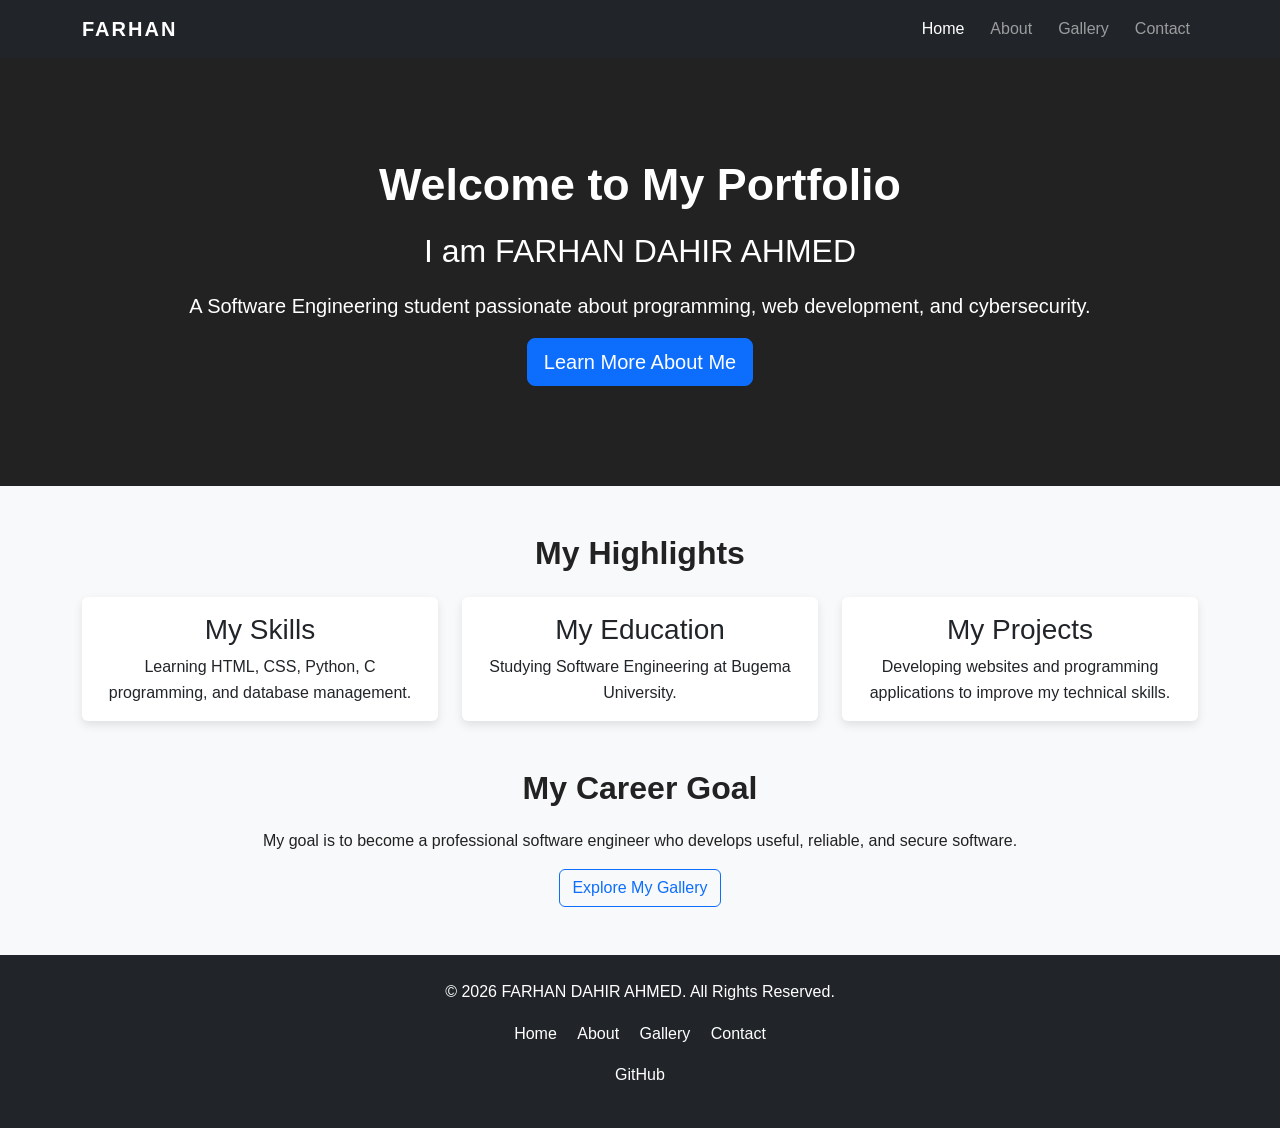
<file: index.html>
<!doctype html>
<html lang="en">
  <head>
    <meta charset="UTF-8" />
    <meta name="viewport" content="width=device-width, initial-scale=1.0" />

    <title>PORTFOLIO</title>

    <link
      href="https://cdn.jsdelivr.net/npm/bootstrap@5.3.3/dist/css/bootstrap.min.css"
      rel="stylesheet"
    />

    <link rel="stylesheet" href="style.css" />
  </head>

  <body>
    <!-- Navigation -->
    <nav class="navbar navbar-expand-lg navbar-dark bg-dark sticky-top">
      <div class="container">
        <a class="navbar-brand fw-bold" href="index.html">FARHAN</a>

        <button
          class="navbar-toggler"
          type="button"
          data-bs-toggle="collapse"
          data-bs-target="#navbarMenu"
          aria-controls="navbarMenu"
          aria-expanded="false"
          aria-label="Toggle navigation"
        >
          <span class="navbar-toggler-icon"></span>
        </button>

        <div class="collapse navbar-collapse" id="navbarMenu">
          <ul class="navbar-nav ms-auto">
            <li class="nav-item">
              <a class="nav-link active" href="index.html">Home</a>
            </li>

            <li class="nav-item">
              <a class="nav-link" href="about.html">About</a>
            </li>

            <li class="nav-item">
              <a class="nav-link" href="gallery.html">Gallery</a>
            </li>

            <li class="nav-item">
              <a class="nav-link" href="contact.html">Contact</a>
            </li>
          </ul>
        </div>
      </div>
    </nav>

    <!-- Hero Section -->
    <header class="hero text-center">
      <div class="container">
        <h1>Welcome to My Portfolio</h1>

        <h2>I am FARHAN DAHIR AHMED</h2>

        <p class="lead">
          A Software Engineering student passionate about programming, web
          development, and cybersecurity.
        </p>

        <a href="about.html" class="btn btn-primary btn-lg">
          Learn More About Me
        </a>
      </div>
    </header>

    <section class="container my-5">
      <h2 class="text-center mb-4">My Highlights</h2>

      <div class="row g-4">
        <div class="col-md-4">
          <div class="card h-100">
            <div class="card-body text-center">
              <h3 class="card-title">My Skills</h3>
              <p class="card-text">
                Learning HTML, CSS, Python, C programming, and database
                management.
              </p>
            </div>
          </div>
        </div>

        <div class="col-md-4">
          <div class="card h-100">
            <div class="card-body text-center">
              <h3 class="card-title">My Education</h3>
              <p class="card-text">
                Studying Software Engineering at Bugema University.
              </p>
            </div>
          </div>
        </div>

        <div class="col-md-4">
          <div class="card h-100">
            <div class="card-body text-center">
              <h3 class="card-title">My Projects</h3>
              <p class="card-text">
                Developing websites and programming applications to improve my
                technical skills.
              </p>
            </div>
          </div>
        </div>
      </div>
    </section>

    <section class="container my-5 text-center">
      <h2>My Career Goal</h2>

      <p>
        My goal is to become a professional software engineer who develops
        useful, reliable, and secure software.
      </p>

      <a href="gallery.html" class="btn btn-outline-primary">
        Explore My Gallery
      </a>
    </section>

    <footer class="bg-dark text-white text-center py-4">
      <div class="container">
        <p>&copy; 2026 FARHAN DAHIR AHMED. All Rights Reserved.</p>

        <a href="index.html" class="text-white mx-2">Home</a>
        <a href="about.html" class="text-white mx-2">About</a>
        <a href="gallery.html" class="text-white mx-2">Gallery</a>
        <a href="contact.html" class="text-white mx-2">Contact</a>

        <p class="mt-3">
          <a
            href="https://github.com/maahird285-png
"
            class="text-white"
            >GitHub</a
          >
        </p>
      </div>
    </footer>

    <script src="https://cdn.jsdelivr.net/npm/bootstrap@5.3.3/dist/js/bootstrap.bundle.min.js"></script>
  </body>
</html>
</file>
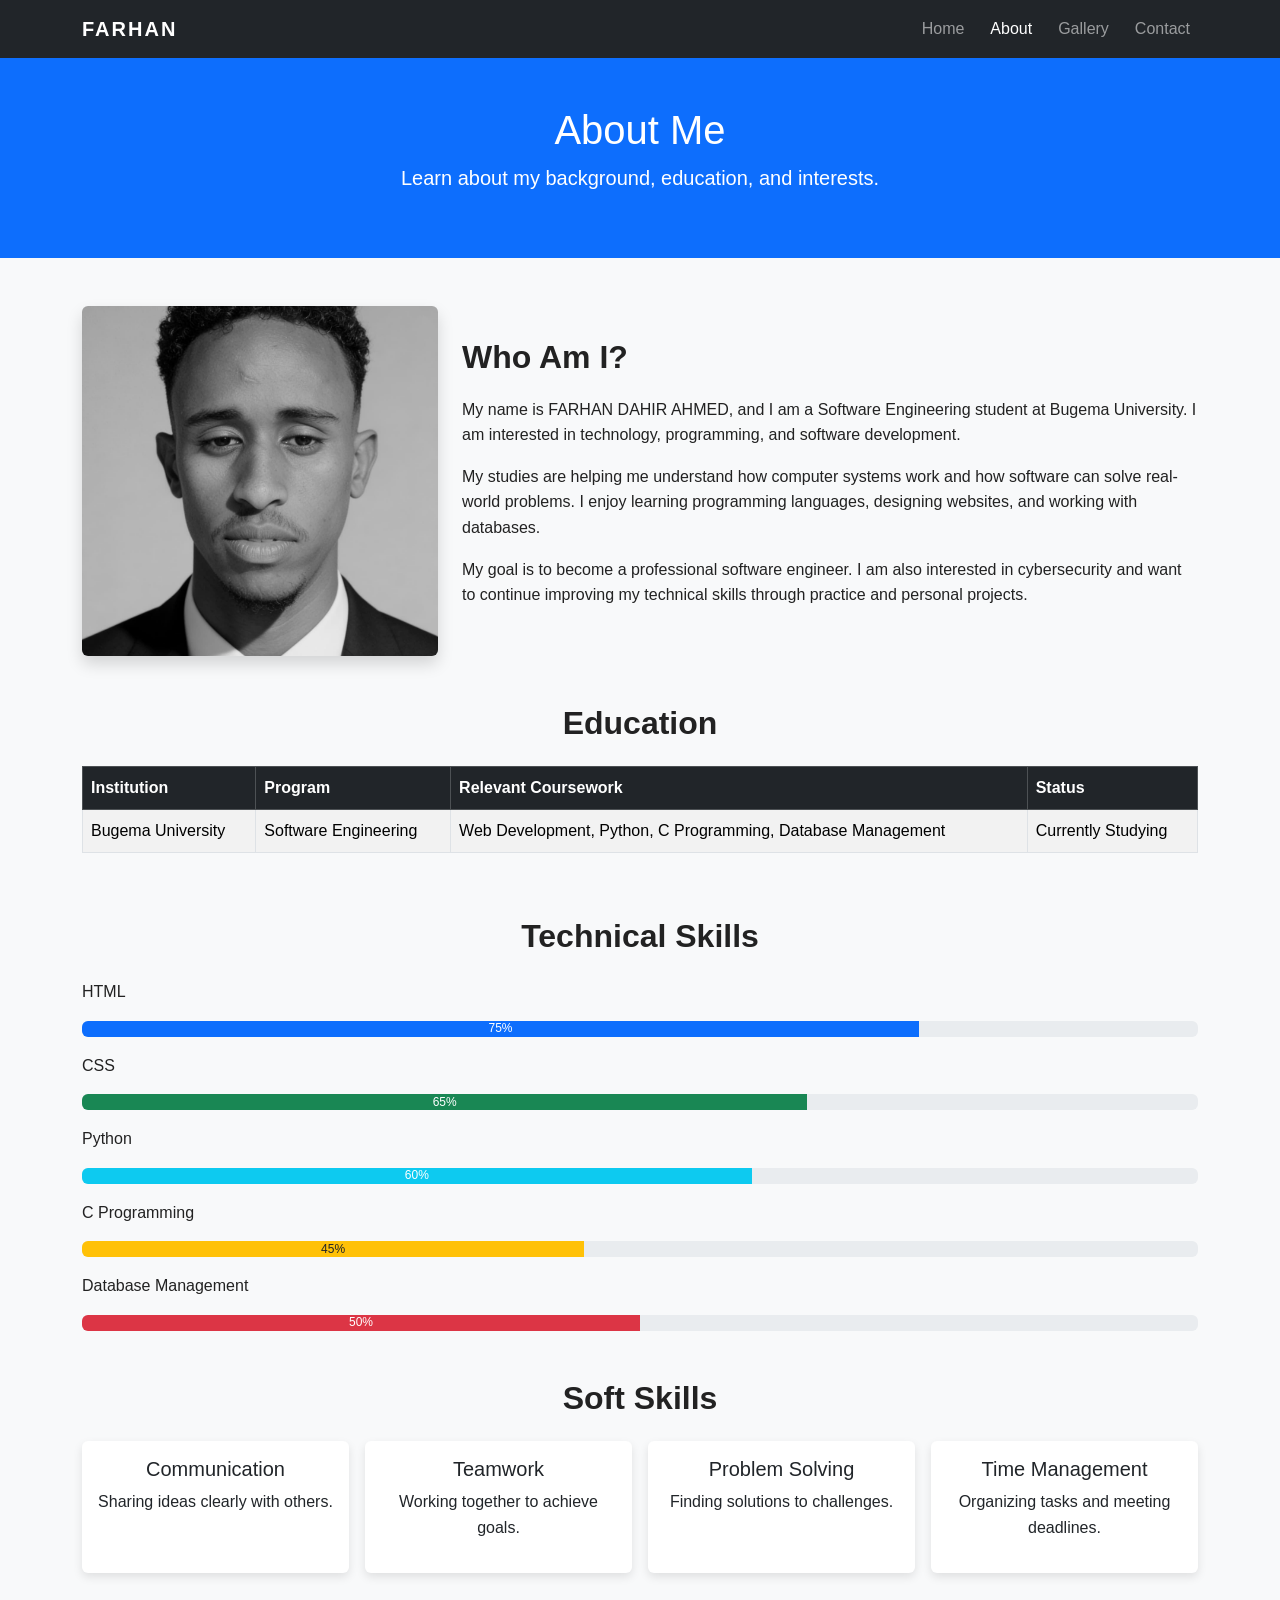
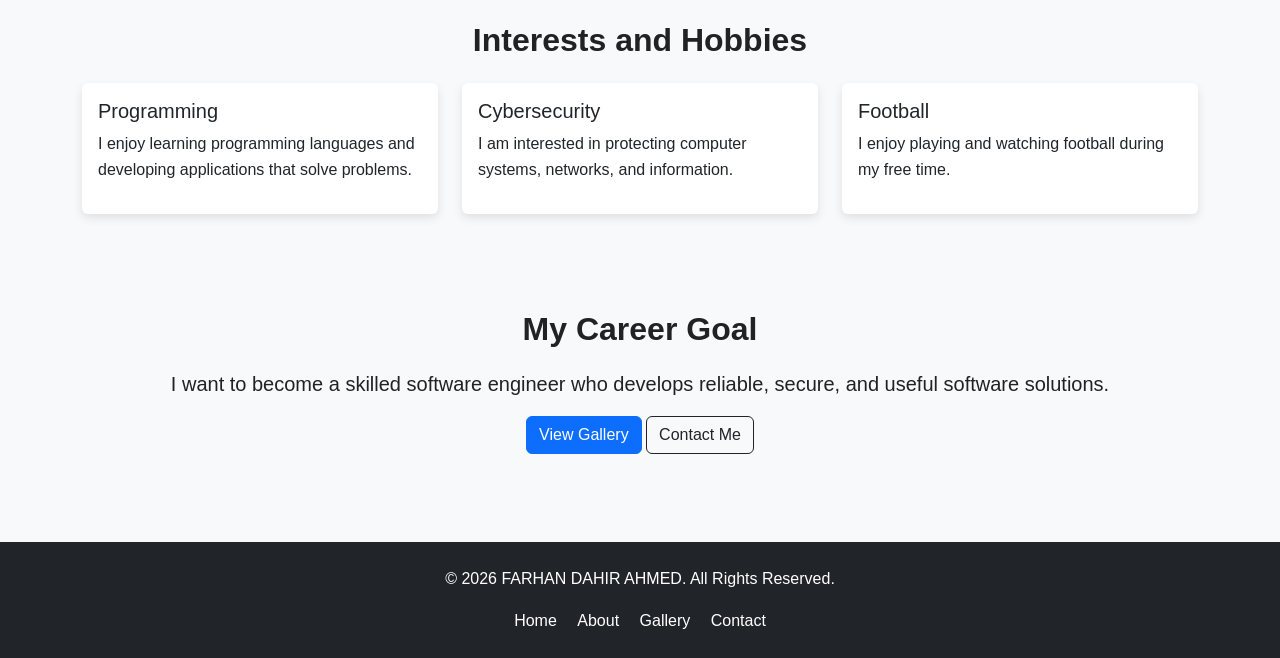
<file: about.html>
<!doctype html>
<html lang="en">
  <head>
    <meta charset="UTF-8" />
    <meta name="viewport" content="width=device-width, initial-scale=1.0" />

    <title>About</title>

    <link
      href="https://cdn.jsdelivr.net/npm/bootstrap@5.3.3/dist/css/bootstrap.min.css"
      rel="stylesheet"
    />

    <link rel="stylesheet" href="style.css" />
  </head>

  <body>
    <nav class="navbar navbar-expand-lg navbar-dark bg-dark sticky-top">
      <div class="container">
        <a class="navbar-brand fw-bold" href="index.html">FARHAN</a>

        <button
          class="navbar-toggler"
          type="button"
          data-bs-toggle="collapse"
          data-bs-target="#navbarMenu"
          aria-controls="navbarMenu"
          aria-expanded="false"
          aria-label="Toggle navigation"
        >
          <span class="navbar-toggler-icon"></span>
        </button>

        <div class="collapse navbar-collapse" id="navbarMenu">
          <ul class="navbar-nav ms-auto">
            <li class="nav-item">
              <a class="nav-link" href="index.html">Home</a>
            </li>

            <li class="nav-item">
              <a class="nav-link active" href="about.html">About</a>
            </li>

            <li class="nav-item">
              <a class="nav-link" href="gallery.html">Gallery</a>
            </li>

            <li class="nav-item">
              <a class="nav-link" href="contact.html">Contact</a>
            </li>
          </ul>
        </div>
      </div>
    </nav>

    <header class="page-header text-center py-5">
      <div class="container">
        <h1>About Me</h1>

        <p class="lead">Learn about my background, education, and interests.</p>
      </div>
    </header>

    <section class="container my-5" id="biography">
      <div class="row align-items-center g-4">
        <div class="col-md-4 text-center">
          <img
            src="my_images/my photo/FARHAN.jpeg"
            alt="My profile photograph"
            class="img-fluid rounded shadow profile-image"
          />
        </div>

        <div class="col-md-8">
          <h2>Who Am I?</h2>

          <p>
            My name is FARHAN DAHIR AHMED, and I am a Software Engineering
            student at Bugema University. I am interested in technology,
            programming, and software development.
          </p>

          <p>
            My studies are helping me understand how computer systems work and
            how software can solve real-world problems. I enjoy learning
            programming languages, designing websites, and working with
            databases.
          </p>

          <p>
            My goal is to become a professional software engineer. I am also
            interested in cybersecurity and want to continue improving my
            technical skills through practice and personal projects.
          </p>
        </div>
      </div>
    </section>

    <section class="container my-5" id="education">
      <h2 class="text-center mb-4">Education</h2>

      <div class="table-responsive">
        <table class="table table-bordered table-striped">
          <thead class="table-dark">
            <tr>
              <th>Institution</th>
              <th>Program</th>
              <th>Relevant Coursework</th>
              <th>Status</th>
            </tr>
          </thead>

          <tbody>
            <tr>
              <td>Bugema University</td>
              <td>Software Engineering</td>
              <td>
                Web Development, Python, C Programming, Database Management
              </td>
              <td>Currently Studying</td>
            </tr>
          </tbody>
        </table>
      </div>
    </section>

    <section class="container my-5" id="skills">
      <h2 class="text-center mb-4">Technical Skills</h2>

      <p>HTML</p>
      <div class="progress mb-3">
        <div class="progress-bar" style="width: 75%">75%</div>
      </div>

      <p>CSS</p>
      <div class="progress mb-3">
        <div class="progress-bar bg-success" style="width: 65%">65%</div>
      </div>

      <p>Python</p>
      <div class="progress mb-3">
        <div class="progress-bar bg-info" style="width: 60%">60%</div>
      </div>

      <p>C Programming</p>
      <div class="progress mb-3">
        <div class="progress-bar bg-warning text-dark" style="width: 45%">
          45%
        </div>
      </div>

      <p>Database Management</p>
      <div class="progress mb-3">
        <div class="progress-bar bg-danger" style="width: 50%">50%</div>
      </div>
    </section>

    <section class="container my-5" id="soft-skills">
      <h2 class="text-center mb-4">Soft Skills</h2>

      <div class="row g-3">
        <div class="col-6 col-md-3">
          <div class="card h-100 text-center">
            <div class="card-body">
              <h5>Communication</h5>
              <p>Sharing ideas clearly with others.</p>
            </div>
          </div>
        </div>

        <div class="col-6 col-md-3">
          <div class="card h-100 text-center">
            <div class="card-body">
              <h5>Teamwork</h5>
              <p>Working together to achieve goals.</p>
            </div>
          </div>
        </div>

        <div class="col-6 col-md-3">
          <div class="card h-100 text-center">
            <div class="card-body">
              <h5>Problem Solving</h5>
              <p>Finding solutions to challenges.</p>
            </div>
          </div>
        </div>

        <div class="col-6 col-md-3">
          <div class="card h-100 text-center">
            <div class="card-body">
              <h5>Time Management</h5>
              <p>Organizing tasks and meeting deadlines.</p>
            </div>
          </div>
        </div>
      </div>
    </section>

    <section class="container my-5" id="interests">
      <h2 class="text-center mb-4">Interests and Hobbies</h2>

      <div class="row g-4">
        <div class="col-md-4">
          <div class="card h-100">
            <div class="card-body">
              <h5>Programming</h5>
              <p>
                I enjoy learning programming languages and developing
                applications that solve problems.
              </p>
            </div>
          </div>
        </div>

        <div class="col-md-4">
          <div class="card h-100">
            <div class="card-body">
              <h5>Cybersecurity</h5>
              <p>
                I am interested in protecting computer systems, networks, and
                information.
              </p>
            </div>
          </div>
        </div>

        <div class="col-md-4">
          <div class="card h-100">
            <div class="card-body">
              <h5>Football</h5>
              <p>I enjoy playing and watching football during my free time.</p>
            </div>
          </div>
        </div>
      </div>
    </section>

    <section class="bg-light py-5 text-center">
      <div class="container">
        <h2>My Career Goal</h2>

        <p class="lead">
          I want to become a skilled software engineer who develops reliable,
          secure, and useful software solutions.
        </p>

        <a href="gallery.html" class="btn btn-primary">View Gallery</a>

        <a href="contact.html" class="btn btn-outline-dark">Contact Me</a>
      </div>
    </section>

    <footer class="bg-dark text-white text-center py-4">
      <div class="container">
        <p>&copy; 2026 FARHAN DAHIR AHMED. All Rights Reserved.</p>

        <a href="index.html" class="text-white mx-2">Home</a>
        <a href="about.html" class="text-white mx-2">About</a>
        <a href="gallery.html" class="text-white mx-2">Gallery</a>
        <a href="contact.html" class="text-white mx-2">Contact</a>
      </div>
    </footer>

    <script src="https://cdn.jsdelivr.net/npm/bootstrap@5.3.3/dist/js/bootstrap.bundle.min.js"></script>
  </body>
</html>
</file>
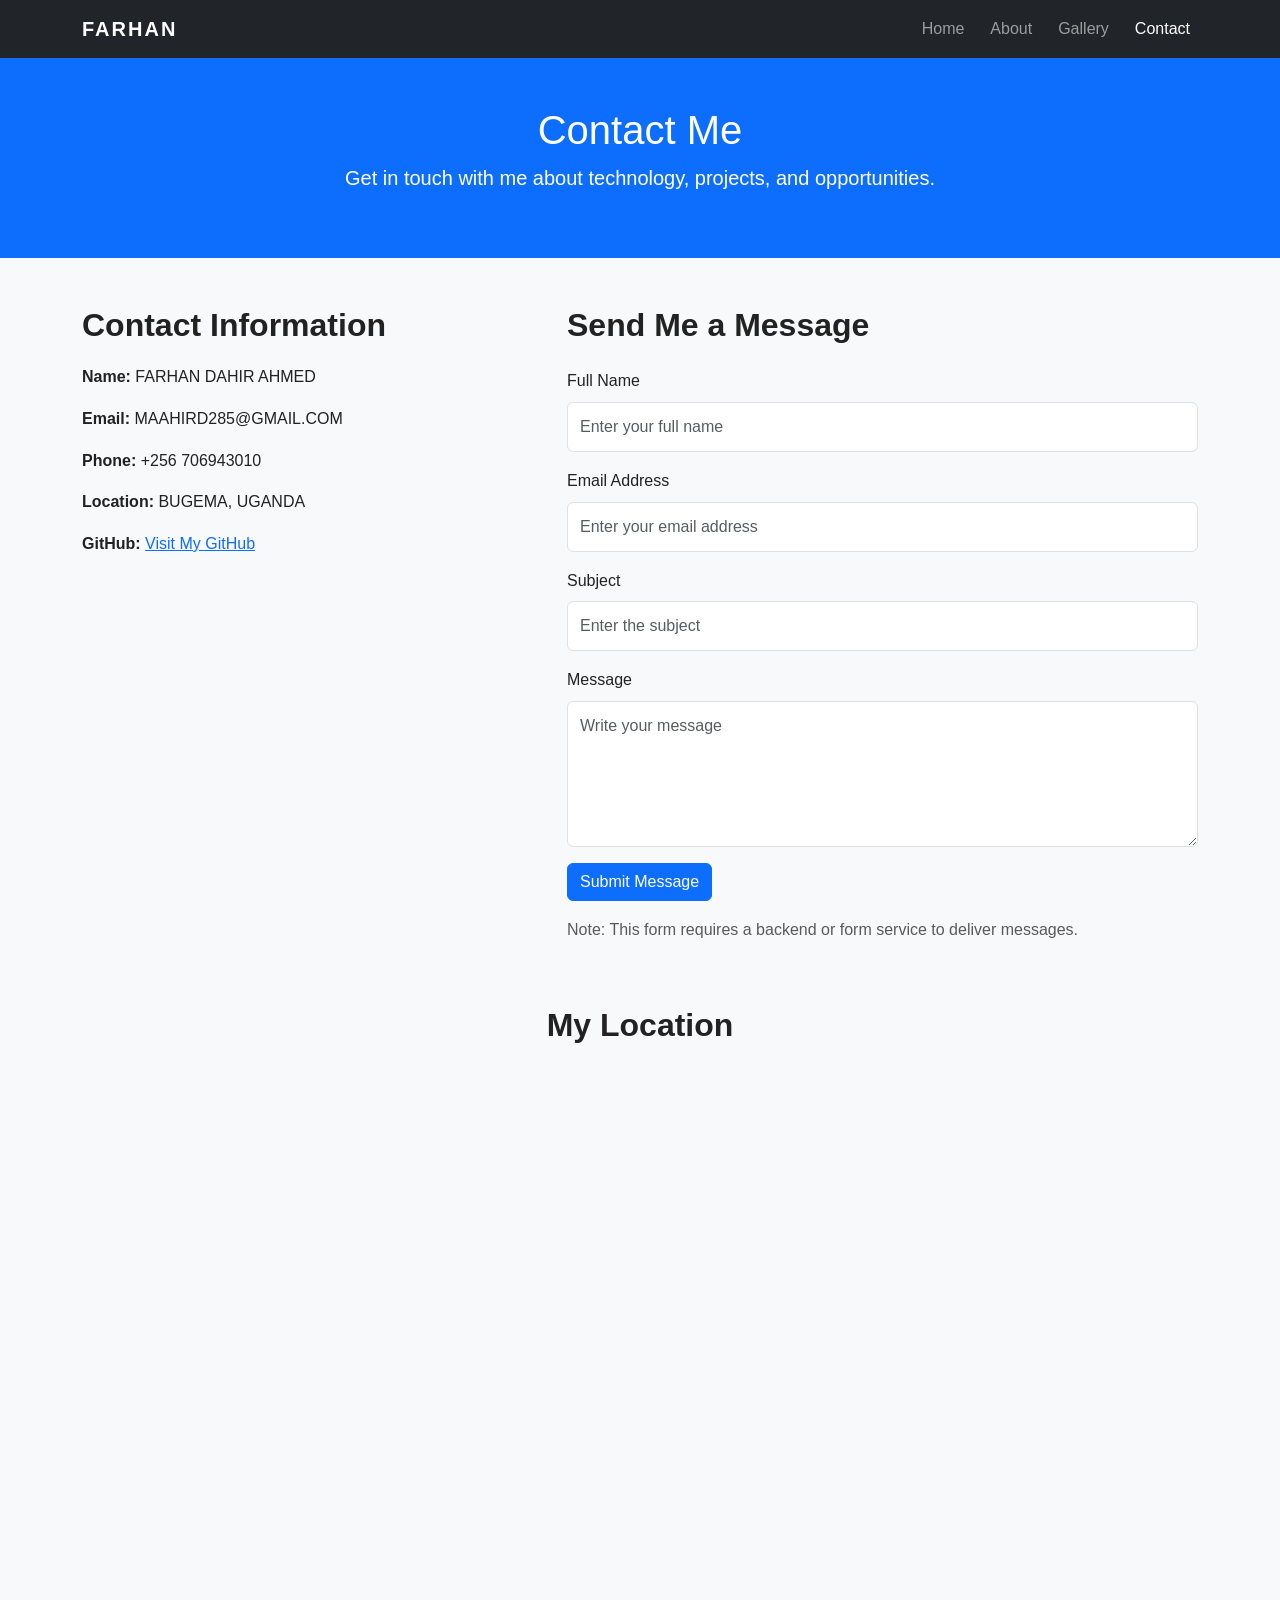
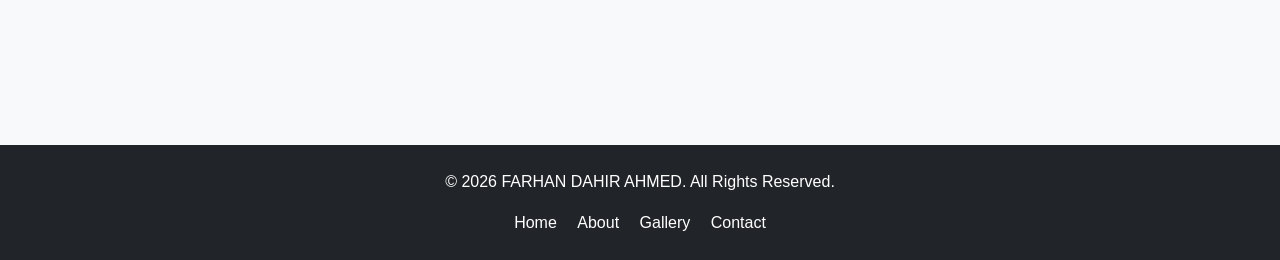
<file: contact.html>
<!doctype html>
<html lang="en">
  <head>
    <meta charset="UTF-8" />
    <meta name="viewport" content="width=device-width, initial-scale=1.0" />

    <title>Contact Me |</title>

    <link
      href="https://cdn.jsdelivr.net/npm/bootstrap@5.3.3/dist/css/bootstrap.min.css"
      rel="stylesheet"
    />

    <link rel="stylesheet" href="style.css" />
  </head>

  <body>
    <nav class="navbar navbar-expand-lg navbar-dark bg-dark sticky-top">
      <div class="container">
        <a class="navbar-brand fw-bold" href="index.html">FARHAN</a>

        <button
          class="navbar-toggler"
          type="button"
          data-bs-toggle="collapse"
          data-bs-target="#navbarMenu"
          aria-controls="navbarMenu"
          aria-expanded="false"
          aria-label="Toggle navigation"
        >
          <span class="navbar-toggler-icon"></span>
        </button>

        <div class="collapse navbar-collapse" id="navbarMenu">
          <ul class="navbar-nav ms-auto">
            <li class="nav-item">
              <a class="nav-link" href="index.html">Home</a>
            </li>

            <li class="nav-item">
              <a class="nav-link" href="about.html">About</a>
            </li>

            <li class="nav-item">
              <a class="nav-link" href="gallery.html">Gallery</a>
            </li>

            <li class="nav-item">
              <a class="nav-link active" href="contact.html">Contact</a>
            </li>
          </ul>
        </div>
      </div>
    </nav>

    <header class="page-header text-center py-5">
      <div class="container">
        <h1>Contact Me</h1>

        <p class="lead">
          Get in touch with me about technology, projects, and opportunities.
        </p>
      </div>
    </header>

    <section class="container my-5">
      <div class="row g-5">
        <!-- Contact Information -->
        <div class="col-md-5">
          <h2>Contact Information</h2>

          <p><strong>Name:</strong> FARHAN DAHIR AHMED</p>

          <p>
            <strong>Email:</strong>
            MAAHIRD285@GMAIL.COM
          </p>

          <p>
            <strong>Phone:</strong>
            +256 706943010
          </p>

          <p>
            <strong>Location:</strong>
            BUGEMA, UGANDA
          </p>

          <p>
            <strong>GitHub:</strong>
            <a
              href="https://github.com/maahird285-png
"
            >
              Visit My GitHub
            </a>
          </p>
        </div>

        <div class="col-md-7">
          <h2 class="mb-4">Send Me a Message</h2>

          <form action="#" method="post">
            <div class="mb-3">
              <label for="name" class="form-label"> Full Name </label>

              <input
                type="text"
                class="form-control"
                id="name"
                name="name"
                placeholder="Enter your full name"
                required
              />
            </div>

            <div class="mb-3">
              <label for="email" class="form-label"> Email Address </label>

              <input
                type="email"
                class="form-control"
                id="email"
                name="email"
                placeholder="Enter your email address"
                required
              />
            </div>

            <div class="mb-3">
              <label for="subject" class="form-label"> Subject </label>

              <input
                type="text"
                class="form-control"
                id="subject"
                name="subject"
                placeholder="Enter the subject"
                required
              />
            </div>

            <div class="mb-3">
              <label for="message" class="form-label"> Message </label>

              <textarea
                class="form-control"
                id="message"
                name="message"
                rows="5"
                placeholder="Write your message"
                required
              ></textarea>
            </div>

            <button type="submit" class="btn btn-primary">
              Submit Message
            </button>
          </form>

          <p class="text-muted mt-3">
            Note: This form requires a backend or form service to deliver
            messages.
          </p>
        </div>
      </div>
    </section>

    <section class="container my-5">
      <h2 class="text-center mb-4">My Location</h2>

      <div class="ratio ratio-16x9">
        <iframe
          src="https://www.google.com/maps?q=Bugema%20University%2C%20Uganda&output=embed"
          title="Map showing Bugema University"
          loading="lazy"
          referrerpolicy="no-referrer-when-downgrade"
        >
        </iframe>
      </div>
    </section>

    <footer class="bg-dark text-white text-center py-4">
      <div class="container">
        <p>&copy; 2026 FARHAN DAHIR AHMED. All Rights Reserved.</p>

        <a href="index.html" class="text-white mx-2">Home</a>
        <a href="about.html" class="text-white mx-2">About</a>
        <a href="gallery.html" class="text-white mx-2">Gallery</a>
        <a href="contact.html" class="text-white mx-2">Contact</a>
      </div>
    </footer>

    <script src="https://cdn.jsdelivr.net/npm/bootstrap@5.3.3/dist/js/bootstrap.bundle.min.js"></script>
  </body>
</html>
</file>
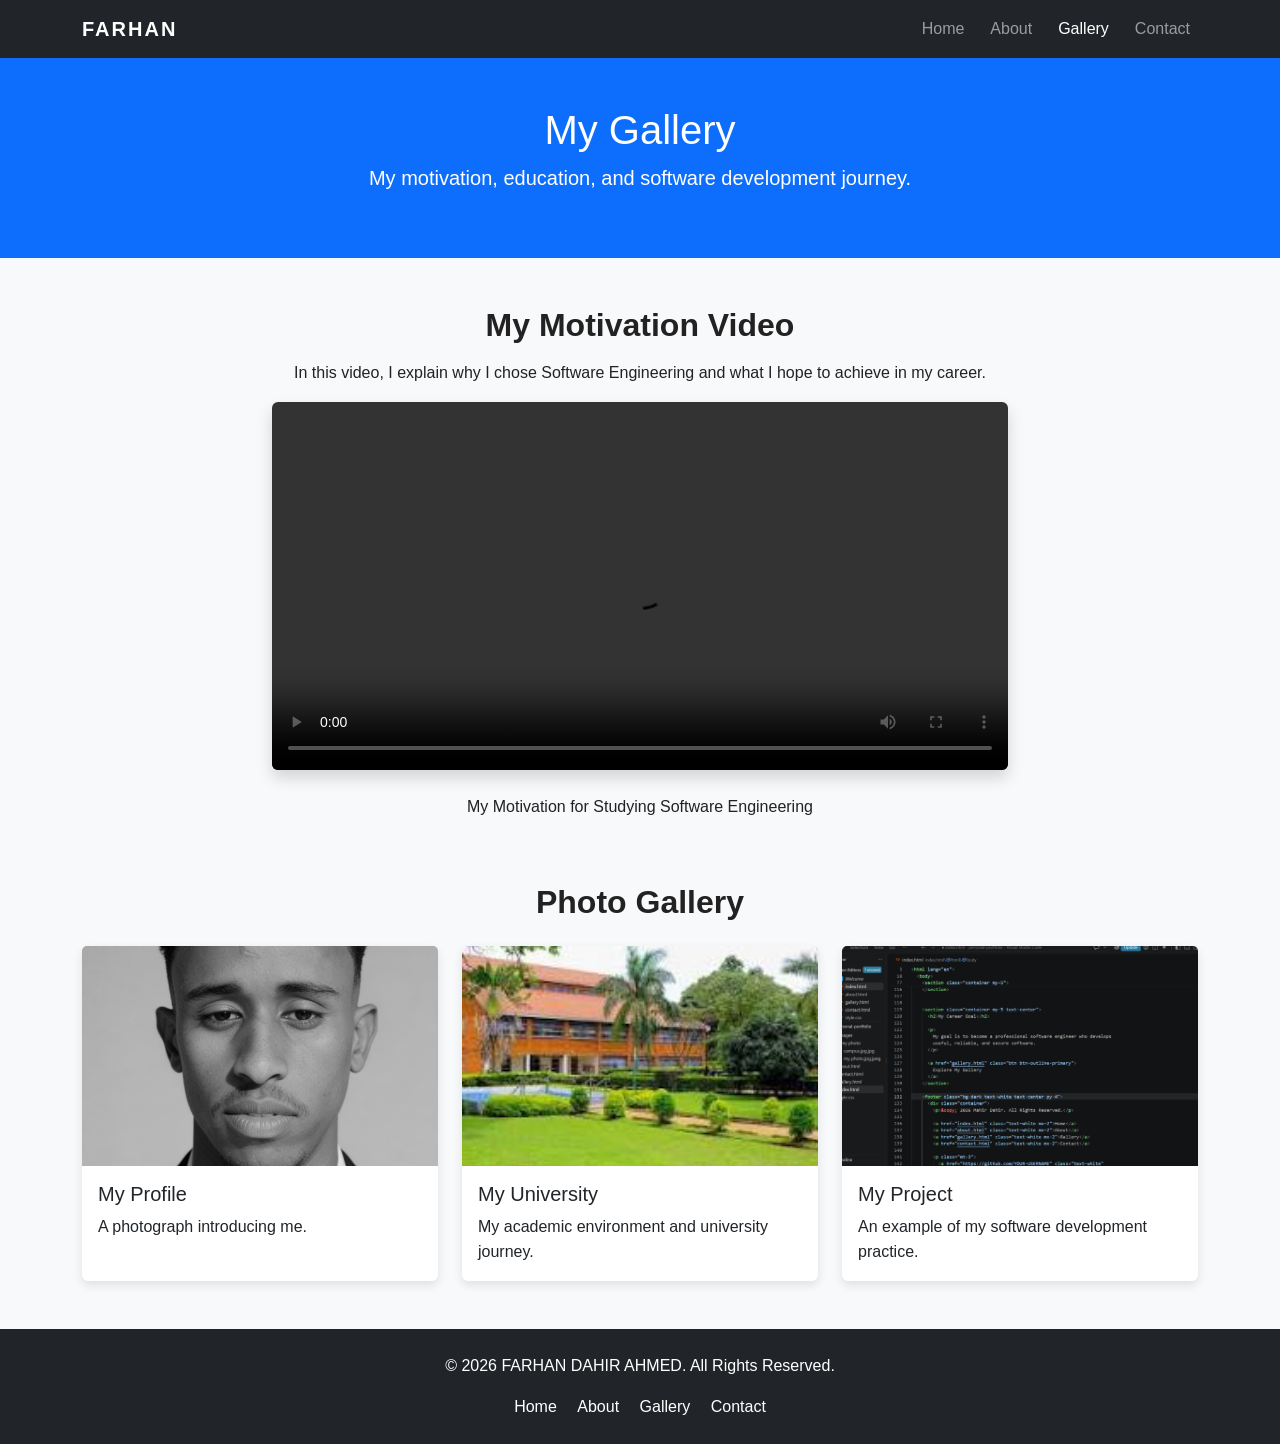
<file: gallery.html>
<!doctype html>
<html lang="en">
  <head>
    <meta charset="UTF-8" />
    <meta name="viewport" content="width=device-width, initial-scale=1.0" />

    <title>Gallery |</title>

    <link
      href="https://cdn.jsdelivr.net/npm/bootstrap@5.3.3/dist/css/bootstrap.min.css"
      rel="stylesheet"
    />

    <link rel="stylesheet" href="style.css" />
  </head>

  <body>
    <nav class="navbar navbar-expand-lg navbar-dark bg-dark sticky-top">
      <div class="container">
        <a class="navbar-brand fw-bold" href="index.html">FARHAN</a>

        <button
          class="navbar-toggler"
          type="button"
          data-bs-toggle="collapse"
          data-bs-target="#navbarMenu"
          aria-controls="navbarMenu"
          aria-expanded="false"
          aria-label="Toggle navigation"
        >
          <span class="navbar-toggler-icon"></span>
        </button>

        <div class="collapse navbar-collapse" id="navbarMenu">
          <ul class="navbar-nav ms-auto">
            <li class="nav-item">
              <a class="nav-link" href="index.html">Home</a>
            </li>

            <li class="nav-item">
              <a class="nav-link" href="about.html">About</a>
            </li>

            <li class="nav-item">
              <a class="nav-link active" href="gallery.html">Gallery</a>
            </li>

            <li class="nav-item">
              <a class="nav-link" href="contact.html">Contact</a>
            </li>
          </ul>
        </div>
      </div>
    </nav>

    <header class="page-header text-center py-5">
      <div class="container">
        <h1>My Gallery</h1>

        <p class="lead">
          My motivation, education, and software development journey.
        </p>
      </div>
    </header>

    <section class="container my-5">
      <h2 class="text-center mb-3">My Motivation Video</h2>

      <p class="text-center">
        In this video, I explain why I chose Software Engineering and what I
        hope to achieve in my career.
      </p>

      <div class="row justify-content-center">
        <div class="col-md-8">
          <video controls class="w-100 rounded shadow">
            <source src="vedeos/motivation.mp4" type="video/mp4" />

            Your browser does not support HTML5 video.
          </video>

          <p class="text-center mt-3">
            My Motivation for Studying Software Engineering
          </p>
        </div>
      </div>
    </section>

    <section class="container my-5">
      <h2 class="text-center mb-4">Photo Gallery</h2>

      <div class="row g-4">
        <div class="col-sm-6 col-lg-4">
          <div class="card h-100">
            <img
              src="my_images/my photo/FARHAN.jpeg"
              alt="my personal photograph"
              class="card-img-top"
              alt="My personal photograph"
            />

            <div class="card-body">
              <h5 class="card-title">My Profile</h5>
              <p class="card-text">A photograph introducing me.</p>
            </div>
          </div>
        </div>

        <div class="col-sm-6 col-lg-4">
          <div class="card h-100">
            <img
              src="my_images/my photo/campus.png"
              alt="University campus"
              class="card-img-top"
              alt="University campus"
            />

            <div class="card-body">
              <h5 class="card-title">My University</h5>
              <p class="card-text">
                My academic environment and university journey.
              </p>
            </div>
          </div>
        </div>

        <div class="col-sm-6 col-lg-4">
          <div class="card h-100">
            <img
              src="my_images/my photo/project.png"
              alt="Software development project"
              class="card-img-top"
              alt="Software development project"
            />

            <div class="card-body">
              <h5 class="card-title">My Project</h5>
              <p class="card-text">
                An example of my software development practice.
              </p>
            </div>
          </div>
        </div>
      </div>
    </section>

    <footer class="bg-dark text-white text-center py-4">
      <div class="container">
        <p>&copy; 2026 FARHAN DAHIR AHMED. All Rights Reserved.</p>

        <a href="index.html" class="text-white mx-2">Home</a>
        <a href="about.html" class="text-white mx-2">About</a>
        <a href="gallery.html" class="text-white mx-2">Gallery</a>
        <a href="contact.html" class="text-white mx-2">Contact</a>
      </div>
    </footer>

    <script src="https://cdn.jsdelivr.net/npm/bootstrap@5.3.3/dist/js/bootstrap.bundle.min.js"></script>
  </body>
</html>
</file>
<file: style.css>
body {
  font-family: Arial, sans-serif;
  line-height: 1.6;
  margin: 0;
  background-color: #f8f9fa;
  color: #222;
}

.navbar-brand {
  letter-spacing: 2px;
}

.nav-link {
  margin-left: 10px;
}

.hero {
  background-color: #222;
  color: white;
  padding: 100px 20px;
}

.hero h1 {
  font-size: 2.8rem;
  font-weight: bold;
  margin-bottom: 20px;
}

.hero h2 {
  margin-bottom: 20px;
}

.page-header {
  background-color: #0d6efd;
  color: white;
}

section h2 {
  font-weight: bold;
  margin-bottom: 20px;
}

.card {
  border: none;
  box-shadow: 0 4px 10px rgba(0, 0, 0, 0.1);
  transition: transform 0.3s;
}

.card:hover {
  transform: translateY(-5px);
}

.profile-image {
  width: 100%;
  max-height: 350px;
  object-fit: cover;
}

.card-img-top {
  height: 220px;
  object-fit: cover;
}

.form-control {
  padding: 12px;
}

.form-control:focus {
  box-shadow: none;
  border-color: #0d6efd;
}

footer {
  margin-top: 40px;
}

footer a {
  text-decoration: none;
}

footer a:hover {
  text-decoration: underline;
}

@media (max-width: 576px) {
  .hero {
    padding: 60px 15px;
  }

  .hero h1 {
    font-size: 2rem;
  }

  .hero h2 {
    font-size: 1.5rem;
  }
}
</file>
